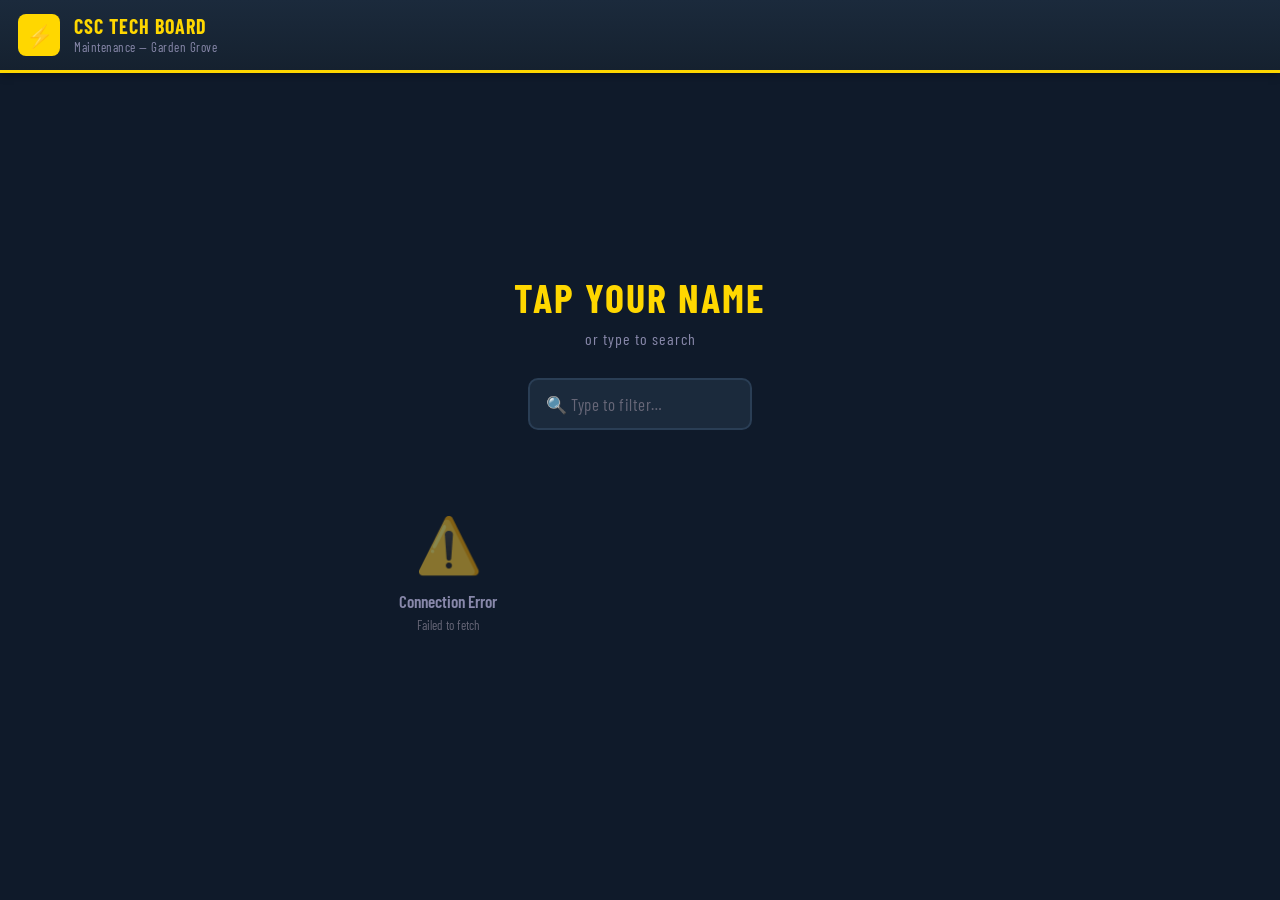
<file: index.html>
<!DOCTYPE html>
<html>
<head>
<meta charset="UTF-8">
<meta http-equiv="refresh" content="0; url=board.html">
<title>Redirecting…</title>
</head>
<body>
<p>Redirecting to <a href="board.html">board.html</a>…</p>
<script>window.location.replace('board.html');</script>
</body>
</html>
</file>
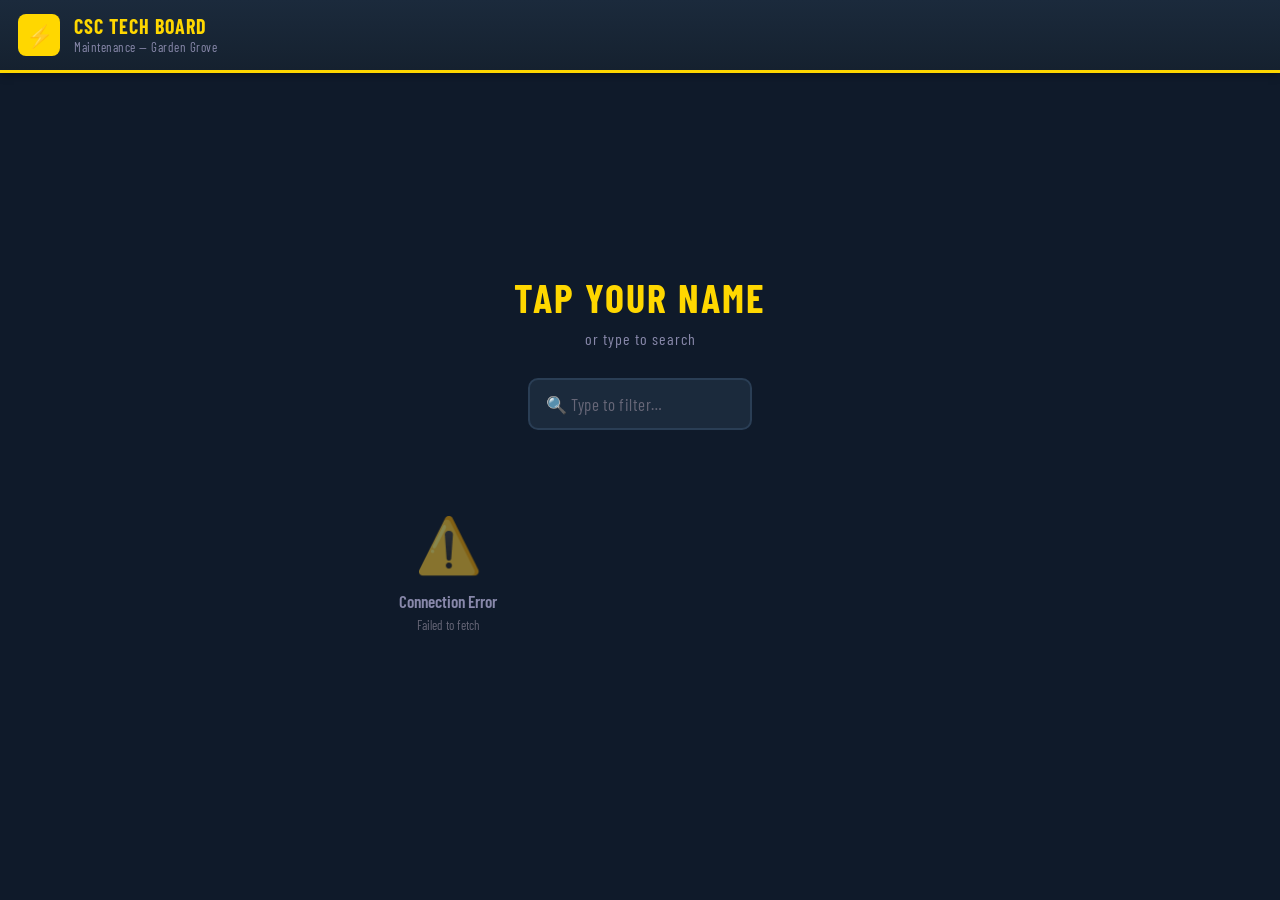
<file: board.html>
<!DOCTYPE html>
<html>
<head>
<meta charset="UTF-8">
<meta name="viewport" content="width=device-width, initial-scale=1">
<title>CSC Tech Work Board</title>
<link href="https://fonts.googleapis.com/css2?family=Barlow+Condensed:wght@400;500;600;700;800&display=swap" rel="stylesheet">
<link rel="stylesheet" href="shared/styles.css">
</head>

<script src="shared/config.js"></script>
<script src="shared/api.js"></script>

<body>

<div id="splashScreen">
  <div class="hdr">
    <div class="hdr-logo">⚡</div>
    <div>
      <div class="hdr-title">CSC TECH BOARD</div>
      <div class="hdr-sub">Maintenance — Garden Grove</div>
    </div>
  </div>
  <div class="splash">
    <div class="splash-title">TAP YOUR NAME</div>
    <div class="splash-sub">or type to search</div>

    <div class="tech-search-wrap">
      <input
        type="text"
        id="techSearch"
        class="tech-search"
        placeholder="🔍 Type to filter…"
        autocomplete="off"
        autocorrect="off"
        autocapitalize="off"
        spellcheck="false"
        oninput="filterTechTiles()">
      <button type="button" class="tech-search-clear" id="techSearchClear" onclick="clearTechSearch()" style="display:none">×</button>
    </div>

    <div class="tech-grid" id="techGrid">
      <div class="loading">Loading technicians…</div>
    </div>
  </div>
</div>

<!-- MAIN BOARD -->
<div id="boardScreen" style="display:none">
  <div class="hdr">
    <div class="hdr-logo">⚡</div>
    <div>
      <div class="hdr-title">CSC TECH BOARD</div>
      <div class="hdr-sub" id="hdrDate"></div>
    </div>
    <div class="hdr-tech">
      <div class="tech-chip">
        <div class="tech-chip-ini" id="techIni">—</div>
        <span id="techNameDisplay">—</span>
      </div>
      <button class="btn-switch" onclick="switchTech()">SWITCH</button>
    </div>
  </div>

  <div class="tab-bar">
    <button class="tab active" data-tab="mine" onclick="switchTab('mine')">My Tickets <span class="tab-count" id="cntMine">0</span></button>
    <button class="tab" data-tab="pool" onclick="switchTab('pool')">My Dept Pool <span class="tab-count" id="cntPool">0</span></button>
  </div>

  <div class="body" id="bodyContent">
    <div class="loading">Loading tickets…</div>
  </div>

  <button class="fab" onclick="loadData()" title="Refresh">🔄</button>
</div>

<script>
var ALL_TICKETS = [];
var TECH_LIST   = [];
var TECH_DEPTS  = {};           // { "Anthony Gonzalez": "METALS", ... }
var SELECTED_TECH = '';
var SELECTED_DEPTS = [];     // array of departments the current tech covers
var CURRENT_TAB = 'mine';
  
window.onload = function() {
  try { SELECTED_TECH = localStorage.getItem('csc_tech_name') || ''; } catch(e) {}
  loadData();
};

async function loadData() {
  try {
    const d = await CSC_API.getBoard();
    ALL_TICKETS = d.tickets || [];
    TECH_DEPTS  = d.techDepartments || {};
    var seen = {}, fromTickets = [];
    ALL_TICKETS.forEach(function(t) {
      if (t.assignedTo && !seen[t.assignedTo]) { seen[t.assignedTo] = true; fromTickets.push(t.assignedTo); }
    });
    TECH_LIST = (d.technicians && d.technicians.length) ? d.technicians : fromTickets;
    if (SELECTED_TECH && TECH_LIST.indexOf(SELECTED_TECH) >= 0) {
      SELECTED_DEPTS = TECH_DEPTS[SELECTED_TECH] || [];
      showBoard();
    } else {
      showSplash();
    }
  } catch(e) {
    document.getElementById('techGrid').innerHTML =
      '<div class="empty"><div class="empty-ico">⚠️</div><div class="empty-msg">Connection Error</div><div class="empty-sub">' + escHtml(e.message) + '</div></div>';
  }
}

function showSplash() {
  document.getElementById('splashScreen').style.display = '';
  document.getElementById('boardScreen').style.display = 'none';
  var grid = document.getElementById('techGrid');
  if (!TECH_LIST.length) {
    grid.innerHTML = '<div class="empty"><div class="empty-ico">👷</div><div class="empty-msg">No technicians configured</div><div class="empty-sub">Add names to the Data Lists sheet under "Technicians"</div></div>';
    return;
  }
  grid.innerHTML = TECH_LIST.sort().map(function(t) {
    return '<button class="tech-tile" data-name="' + escAttr(t.toLowerCase()) + '" onclick="pickTech(\'' + escAttr(t) + '\')">' +
             '<div class="tech-tile-ini">' + escHtml(initials(t)) + '</div>' +
             '<div class="tech-tile-name">' + escHtml(t) + '</div>' +
           '</button>';
  }).join('');

  // Reset filter on each splash render
  var searchEl = document.getElementById('techSearch');
  if (searchEl) { searchEl.value = ''; searchEl.focus(); }
  var clearBtn = document.getElementById('techSearchClear');
  if (clearBtn) clearBtn.style.display = 'none';
}

function filterTechTiles() {
  var q = (document.getElementById('techSearch').value || '').trim().toLowerCase();
  var clearBtn = document.getElementById('techSearchClear');
  clearBtn.style.display = q ? 'flex' : 'none';

  var tiles = document.querySelectorAll('.tech-tile');
  tiles.forEach(function(tile) {
    var name = tile.dataset.name || '';
    // Match if the query appears anywhere in the name, OR matches initials
    var matches = !q || name.indexOf(q) >= 0;
    tile.classList.toggle('hidden', !matches);
  });
}

function clearTechSearch() {
  var searchEl = document.getElementById('techSearch');
  searchEl.value = '';
  searchEl.focus();
  filterTechTiles();
}  

function pickTech(name) {
  SELECTED_TECH = name;
  SELECTED_DEPTS = TECH_DEPTS[name] || [];
  try { localStorage.setItem('csc_tech_name', name); } catch(e) {}
  showBoard();
}

function switchTech() {
  SELECTED_TECH = '';
  SELECTED_DEPTS = [];
  try { localStorage.removeItem('csc_tech_name'); } catch(e) {}
  showSplash();
}

function showBoard() {
  document.getElementById('splashScreen').style.display = 'none';
  document.getElementById('boardScreen').style.display = '';
  document.getElementById('techNameDisplay').textContent = SELECTED_TECH;
  document.getElementById('techIni').textContent = initials(SELECTED_TECH);
  var deptLabel = SELECTED_DEPTS.length ? ' • ' + SELECTED_DEPTS.join(' / ') : '';
  document.getElementById('hdrDate').textContent =
    new Date().toLocaleDateString('en-US', { weekday:'short', month:'short', day:'numeric' }) + deptLabel;
  renderTabs();
  renderBody();
}
  
function switchTab(tab) {
  CURRENT_TAB = tab;
  document.querySelectorAll('.tab').forEach(function(t) {
    t.classList.toggle('active', t.dataset.tab === tab);
  });
  renderBody();
}

function isActive(t) {
  var s = String(t.status || '').toUpperCase();
  return s !== 'CLOSED' && s !== 'COMPLETE';
}

function renderTabs() {
  var active = ALL_TICKETS.filter(isActive);
  var mine = active.filter(function(t) { return t.assignedTo === SELECTED_TECH; });
  var pool = active.filter(isInMyPool);
  document.getElementById('cntMine').textContent = mine.length;
  document.getElementById('cntPool').textContent = pool.length;
}

function isInMyPool(t) {
  // Must be unassigned
  if (t.assignedTo && t.assignedTo.trim()) return false;
  // If we don't know the tech's dept, show all unassigned
  if (!SELECTED_DEPTS.length) return true;
  // Otherwise must match one of the tech's departments
  var ticketDept = String(t.dept || '').trim().toUpperCase();
  return SELECTED_DEPTS.indexOf(ticketDept) >= 0;
}

function renderBody() {
  var body = document.getElementById('bodyContent');
  var today = new Date(); today.setHours(0, 0, 0, 0);
  var active = ALL_TICKETS.filter(isActive);

  if (CURRENT_TAB === 'mine') {
    var mine = active.filter(function(t) { return t.assignedTo === SELECTED_TECH; });
    mine.sort(byPriority);
    body.innerHTML = mine.length === 0
      ? emptyState('🎯', 'No tickets assigned to you', 'Check the Pool tab to pick up new work')
      : '<div class="tkt-list">' + mine.map(function(t) { return renderRow(t, today); }).join('') + '</div>';
  } else {
    // Pool tab — filtered to the tech's department(s)
    var pool = active.filter(isInMyPool);
    pool.sort(byPriority);
    var deptName = SELECTED_DEPTS.length ? SELECTED_DEPTS.join(' / ') : 'your department';
    body.innerHTML = pool.length === 0
      ? emptyState('📥', 'No tickets in ' + deptName, 'Nothing waiting right now')
      : pool.map(function(t) { return renderCard(t, today); }).join('');
  }
}

async function pickUpTicket(ticketNo) {
  try {
    var r = await CSC_API.assignTicket({ ticketNo: ticketNo, tech: SELECTED_TECH });
    if (r.success) {
      await loadData();
      switchTab('mine');
    } else {
      alert('Could not pick up ticket: ' + (r.error || 'Unknown error'));
    }
  } catch(e) {
    alert('Error: ' + e.message);
  }
}

function renderCard(t, today) {
  var p = (t.priority || 'MEDIUM').toLowerCase();
  var age = ageInfo(t.dateOpened, today);
  return '<div class="tkt-card p-' + p + '" onclick="pickUpTicket(\'' + escAttr(t.ticketNo) + '\')">' +
    '<div class="tkt-top">' +
      '<div><span class="tkt-pri p-' + p + '">' + escHtml(t.priority || '—') + '</span><span class="tkt-no">' + escHtml(t.ticketNo || '—') + '</span></div>' +
      '<div class="tkt-age ' + age.cls + '">' + age.text + '</div>' +
    '</div>' +
    '<div class="tkt-equip">' + escHtml(t.specificEquip || t.equipType || '—') + '</div>' +
    '<div class="tkt-dept">' + escHtml(t.dept || '') + (t.line ? ' • Line ' + escHtml(t.line) : '') + '</div>' +
    (t.description ? '<div class="tkt-desc">' + escHtml(truncate(t.description, 200)) + '</div>' : '') +
    '<div class="tkt-meta">' +
      (t.problemType ? '<div class="tkt-meta-item"><span class="tkt-meta-lbl">Type:</span><span class="tkt-meta-val">' + escHtml(t.problemType) + '</span></div>' : '') +
      (t.estHours ? '<div class="tkt-meta-item"><span class="tkt-meta-lbl">Est:</span><span class="tkt-meta-val">' + escHtml(t.estHours) + ' hr</span></div>' : '') +
    '</div>' +
    '<div class="tkt-action">✋ TAP TO PICK UP</div>' +
  '</div>';
}

function renderRow(t, today) {
  var p = (t.priority || 'MEDIUM').toLowerCase();
  var s = String(t.status || 'OPEN').toUpperCase().replace(/\s+/g, '-').toLowerCase().split('-')[0];
  var age = ageInfo(t.dateOpened, today);
  var priLabel = (t.priority || 'MED').substring(0, 4);
  return '<div class="tkt-row p-' + p + '" onclick="openUpdate(\'' + escAttr(t.ticketNo) + '\')">' +
    '<div class="tkt-row-pri-dot">' + escHtml(priLabel) + '</div>' +
    '<div class="tkt-row-body">' +
      '<div class="tkt-row-top">' +
        '<span class="tkt-row-no">' + escHtml(t.ticketNo || '—') + '</span>' +
        '<span class="tkt-row-status s-' + s + '">' + escHtml(t.status || 'OPEN') + '</span>' +
        '<span class="tkt-age ' + age.cls + '" style="margin-left:auto;font-size:11px">' + age.text + '</span>' +
      '</div>' +
      '<div class="tkt-row-equip">' + escHtml(t.specificEquip || t.equipType || '—') + '</div>' +
      '<div class="tkt-row-meta">' + escHtml(t.dept || '') + (t.line ? ' • Line ' + escHtml(t.line) : '') + (t.problemType ? ' • ' + escHtml(t.problemType) : '') + '</div>' +
    '</div>' +
    '<div class="tkt-row-arrow">›</div>' +
  '</div>';
}

function openUpdate(ticketNo) {
  // Navigate to update page with ticket # and tech in URL
  var url = 'update.html?ticket=' + encodeURIComponent(ticketNo) + '&tech=' + encodeURIComponent(SELECTED_TECH);
  window.location.href = url;
}

function byPriority(a, b) {
  var o = { CRITICAL:0, HIGH:1, MEDIUM:2, LOW:3 };
  return (o[a.priority] || 3) - (o[b.priority] || 3);
}

function ageInfo(dateOpened, today) {
  if (!dateOpened) return { text:'—', cls:'' };
  var d = new Date(dateOpened);
  if (isNaN(d)) return { text:'—', cls:'' };
  var days = Math.floor((today - d) / 86400000);
  if (days < 0) days = 0;
  if (days === 0) return { text:'today', cls:'' };
  if (days === 1) return { text:'1 day', cls:'' };
  if (days <= 7)  return { text:days + ' days', cls:'' };
  if (days <= 14) return { text:days + ' days', cls:'warn' };
  return { text:days + ' days', cls:'crit' };
}

function initials(name) {
  var parts = String(name || '').trim().split(/\s+/);
  return ((parts[0][0] || '') + (parts[1] ? parts[1][0] : '')).toUpperCase();
}

function truncate(s, n) {
  s = String(s || '');
  return s.length > n ? s.substring(0, n) + '…' : s;
}

function emptyState(ico, msg, sub) {
  return '<div class="empty"><div class="empty-ico">' + ico + '</div><div class="empty-msg">' + escHtml(msg) + '</div><div class="empty-sub">' + escHtml(sub) + '</div></div>';
}

function escHtml(v) {
  var d = document.createElement('span');
  d.textContent = String(v == null ? '' : v);
  return d.innerHTML;
}

function escAttr(v) {
  return String(v || '').replace(/'/g, "\\'").replace(/"/g, '&quot;');
}

// Auto-refresh every 60 seconds — no more stale ticket lists
setInterval(function() {
  if (document.getElementById('boardScreen').style.display !== 'none') {
    loadData();
  }
}, 60000);
</script>

</body>
</html>
</file>
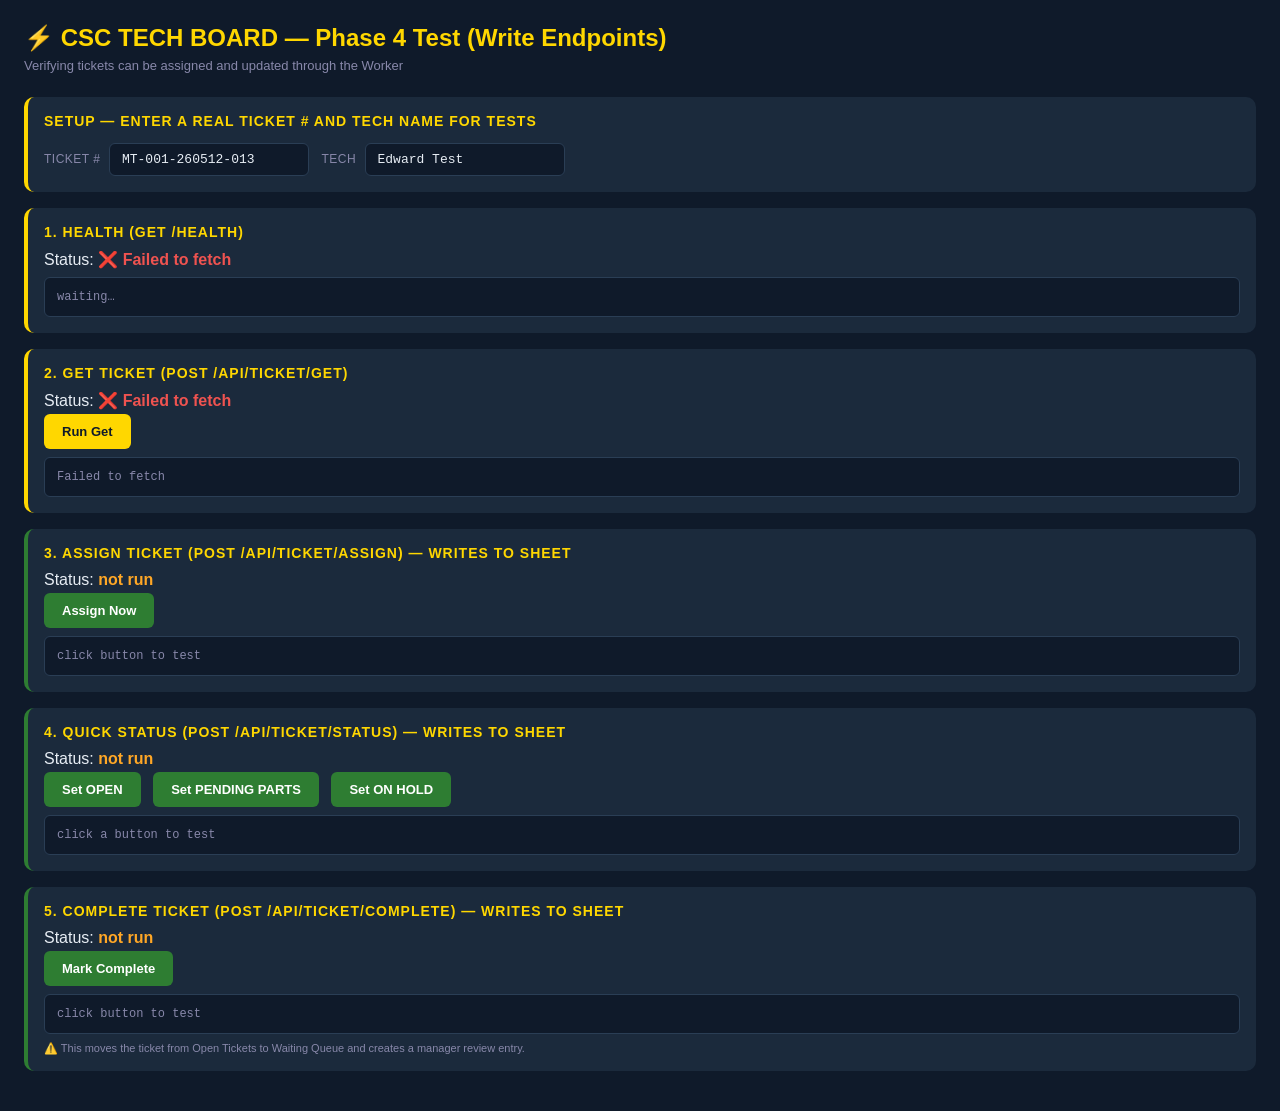
<file: test.html>
<!DOCTYPE html>
<html>
<head>
<meta charset="UTF-8">
<meta name="viewport" content="width=device-width, initial-scale=1">
<title>CSC Tech Board — Phase 4 Test</title>
<style>
*{box-sizing:border-box;margin:0;padding:0;font-family:Arial,sans-serif}
body{background:#0F1A2A;color:#E8EEF5;padding:24px;min-height:100vh}
h1{color:#FFD700;margin-bottom:6px;font-size:24px}
.sub{color:#88A;margin-bottom:24px;font-size:13px}
.section{background:#1B2A3C;border-radius:10px;padding:16px;margin-bottom:16px;border-left:4px solid #FFD700}
.section h2{font-size:14px;color:#FFD700;margin-bottom:10px;text-transform:uppercase;letter-spacing:1px}
.status-ok{color:#66BB6A;font-weight:bold}
.status-err{color:#EF5350;font-weight:bold}
.status-pending{color:#FFA726;font-weight:bold}
.btn{background:#FFD700;color:#0F1A2A;padding:10px 18px;border:none;border-radius:6px;font-weight:bold;cursor:pointer;font-size:13px;margin-right:8px;margin-top:4px}
.btn:hover{background:#FFC107}
.btn-write{background:#2E7D32;color:#fff}
.btn-write:hover{background:#388E3C}
.code{background:#0F1A2A;padding:12px;border-radius:6px;font-family:'Courier New',monospace;font-size:12px;color:#88A;margin-top:8px;white-space:pre-wrap;word-break:break-all;border:1px solid #2A3E55;max-height:300px;overflow:auto}
input{background:#0F1A2A;color:#E8EEF5;border:1.5px solid #2A3E55;padding:8px 12px;border-radius:6px;font-family:monospace;font-size:13px;margin-right:8px;margin-top:4px;min-width:200px}
input:focus{outline:none;border-color:#FFD700}
label{display:inline-block;font-size:12px;color:#88A;margin-right:4px;text-transform:uppercase;letter-spacing:.5px}
</style>
</head>

<script src="shared/config.js"></script>
<script src="shared/api.js"></script>

<body>

<h1>⚡ CSC TECH BOARD — Phase 4 Test (Write Endpoints)</h1>
<div class="sub">Verifying tickets can be assigned and updated through the Worker</div>

<div class="section">
  <h2>Setup — Enter a real ticket # and tech name for tests</h2>
  <div>
    <label>Ticket #</label>
    <input type="text" id="testTicketNo" value="MT-001-260512-013">
    <label>Tech</label>
    <input type="text" id="testTech" value="Edward Test">
  </div>
</div>

<div class="section">
  <h2>1. Health (GET /health)</h2>
  <div>Status: <span id="healthStatus" class="status-pending">pending…</span></div>
  <div class="code" id="healthResult">waiting…</div>
</div>

<div class="section">
  <h2>2. Get Ticket (POST /api/ticket/get)</h2>
  <div>Status: <span id="getStatus" class="status-pending">pending…</span></div>
  <button class="btn" onclick="testGet()">Run Get</button>
  <div class="code" id="getResult">waiting…</div>
</div>

<div class="section" style="border-left-color:#2E7D32">
  <h2>3. Assign Ticket (POST /api/ticket/assign) — WRITES to sheet</h2>
  <div>Status: <span id="assignStatus" class="status-pending">not run</span></div>
  <button class="btn btn-write" onclick="testAssign()">Assign Now</button>
  <div class="code" id="assignResult">click button to test</div>
</div>

<div class="section" style="border-left-color:#2E7D32">
  <h2>4. Quick Status (POST /api/ticket/status) — WRITES to sheet</h2>
  <div>Status: <span id="statusStatus" class="status-pending">not run</span></div>
  <button class="btn btn-write" onclick="testStatus('OPEN')">Set OPEN</button>
  <button class="btn btn-write" onclick="testStatus('PENDING PARTS')">Set PENDING PARTS</button>
  <button class="btn btn-write" onclick="testStatus('ON HOLD')">Set ON HOLD</button>
  <div class="code" id="statusResult">click a button to test</div>
</div>

<div class="section" style="border-left-color:#2E7D32">
  <h2>5. Complete Ticket (POST /api/ticket/complete) — WRITES to sheet</h2>
  <div>Status: <span id="completeStatus" class="status-pending">not run</span></div>
  <button class="btn btn-write" onclick="testComplete()">Mark Complete</button>
  <div class="code" id="completeResult">click button to test</div>
  <div style="font-size:11px;color:#88A;margin-top:8px">⚠️ This moves the ticket from Open Tickets to Waiting Queue and creates a manager review entry.</div>
</div>

<script>
window.onload = async function() {
  await testHealth();
  await testGet();
};

async function testHealth() {
  setStatus('healthStatus', 'pending');
  try {
    const data = await CSC_API.health();
    setStatus('healthStatus', 'ok', '✅ phase ' + data.phase);
    document.getElementById('healthResult').textContent = JSON.stringify(data, null, 2);
  } catch(e) {
    setStatus('healthStatus', 'err', '❌ ' + e.message);
  }
}

async function testGet() {
  setStatus('getStatus', 'pending');
  const ticketNo = document.getElementById('testTicketNo').value.trim();
  try {
    const data = await CSC_API.getTicket(ticketNo);
    setStatus('getStatus', data.success ? 'ok' : 'err', data.success ? '✅ OK' : '❌ ' + data.error);
    document.getElementById('getResult').textContent = JSON.stringify(data, null, 2);
  } catch(e) {
    setStatus('getStatus', 'err', '❌ ' + e.message);
    document.getElementById('getResult').textContent = e.message;
  }
}

async function testAssign() {
  setStatus('assignStatus', 'pending');
  const ticketNo = document.getElementById('testTicketNo').value.trim();
  const tech = document.getElementById('testTech').value.trim();
  try {
    const data = await CSC_API.assignTicket({ ticketNo, tech });
    setStatus('assignStatus', data.success ? 'ok' : 'err', data.success ? '✅ Assigned to ' + tech : '❌ ' + data.error);
    document.getElementById('assignResult').textContent = JSON.stringify(data, null, 2);
  } catch(e) {
    setStatus('assignStatus', 'err', '❌ ' + e.message);
  }
}

async function testStatus(newStatus) {
  setStatus('statusStatus', 'pending');
  const ticketNo = document.getElementById('testTicketNo').value.trim();
  const tech = document.getElementById('testTech').value.trim();
  try {
    const data = await CSC_API.quickStatus({ ticketNo, newStatus, tech });
    setStatus('statusStatus', data.success ? 'ok' : 'err', data.success ? '✅ Status: ' + newStatus : '❌ ' + data.error);
    document.getElementById('statusResult').textContent = JSON.stringify(data, null, 2);
  } catch(e) {
    setStatus('statusStatus', 'err', '❌ ' + e.message);
  }
}

async function testComplete() {
  setStatus('completeStatus', 'pending');
  const ticketNo = document.getElementById('testTicketNo').value.trim();
  const tech = document.getElementById('testTech').value.trim();
  if (!confirm('Mark ' + ticketNo + ' as COMPLETE? This will move it from Open Tickets to Waiting Queue.')) {
    setStatus('completeStatus', 'pending', 'cancelled');
    return;
  }
  try {
    const data = await CSC_API.completeTicket({
      ticketNo, tech,
      newStatus: 'COMPLETE',
      actualHours: 1.5,
      fixType: 'Permanent',
      correctiveAction: 'Phase 4 test — replace this with real corrective action',
      rootCause: 'Phase 4 test root cause',
      workSummary: 'Phase 4 test work summary',
      tempFixFlag: false,
      partsNeeded: false,
      notes: 'Submitted via Phase 4 test page'
    });
    setStatus('completeStatus', data.success ? 'ok' : 'err', data.success ? '✅ Submitted for review' : '❌ ' + data.error);
    document.getElementById('completeResult').textContent = JSON.stringify(data, null, 2);
  } catch(e) {
    setStatus('completeStatus', 'err', '❌ ' + e.message);
  }
}

function setStatus(id, cls, text) {
  const el = document.getElementById(id);
  el.className = 'status-' + cls;
  el.textContent = text || (cls === 'pending' ? 'pending…' : cls);
}
</script>

</body>
</html>
</file>
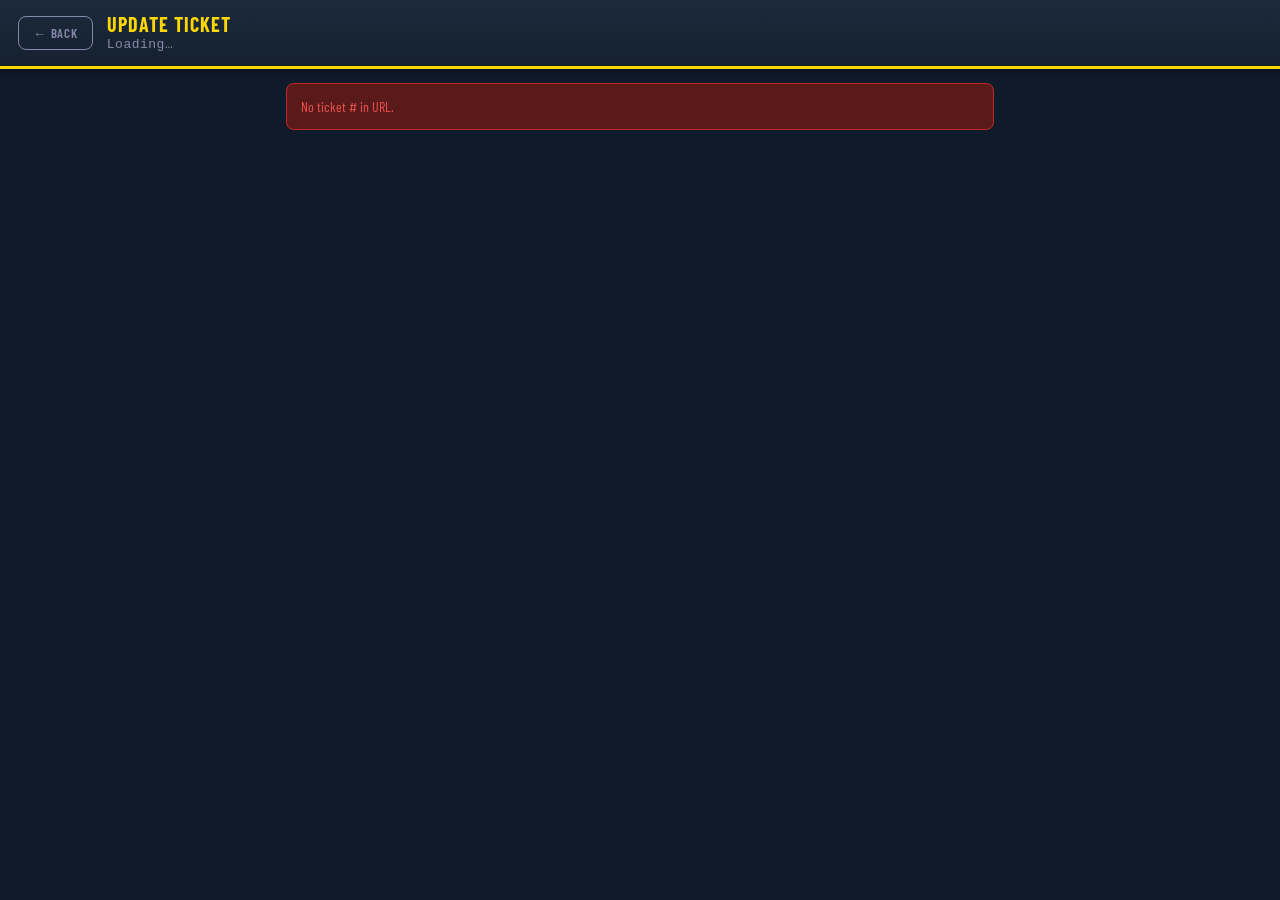
<file: update.html>
<!DOCTYPE html>
<html>
<head>
<meta charset="UTF-8">
<meta name="viewport" content="width=device-width, initial-scale=1">
<title>Update Ticket — CSC Tech Board</title>
<link href="https://fonts.googleapis.com/css2?family=Barlow+Condensed:wght@400;500;600;700;800&display=swap" rel="stylesheet">
<link rel="stylesheet" href="shared/styles.css">
</head>

<script src="shared/config.js"></script>
<script src="shared/api.js"></script>

<body>

<div class="hdr">
  <button class="btn-back" onclick="goBack()">← BACK</button>
  <div style="flex:1">
    <div class="hdr-title">UPDATE TICKET</div>
    <div class="hdr-tno" id="hdrTno">Loading…</div>
  </div>
</div>

<div class="progress" id="progress" style="display:none">
  <div class="prog-dot" data-step="1"></div>
  <div class="prog-dot" data-step="2"></div>
  <div class="prog-dot" data-step="3"></div>
</div>

<div class="body" id="body" style="padding:14px 16px 100px;max-width:740px;margin:0 auto">
  <div class="loading">Loading ticket…</div>
</div>

<div class="overlay" id="overlay">
  <div class="modal">
    <div class="modal-ico" id="modalIco">✅</div>
    <div class="modal-msg" id="modalMsg">Saved!</div>
    <div class="modal-sub" id="modalSub"></div>
    <button class="modal-btn" onclick="goBack()">BACK TO BOARD</button>
  </div>
</div>
  
<div class="overlay" id="confirmOverlay">
  <div class="modal">
    <div class="modal-ico">❓</div>
    <div class="modal-msg" id="confirmMsg">Are you sure?</div>
    <div class="modal-sub" id="confirmSub"></div>
    <div style="display:flex;gap:10px;margin-top:6px">
      <button class="modal-btn" id="confirmNo"  style="background:#2A3E55;color:#E8EEF5">CANCEL</button>
      <button class="modal-btn" id="confirmYes" style="background:#FFD700;color:#0F1A2A">CONFIRM</button>
    </div>
  </div>
</div>

<script>
var TICKET_NO = '';
var TICKET = null;
var TECH = '';
var STEP = 0;
var FORM_DATA = {
  actualHours:'', fixType:'', correctiveAction:'', rootCause:'', workSummary:'',
  tempFix:false, partsNeeded:false, partsStatus:'', notes:''
};

window.onload = function() {
  var params = new URLSearchParams(window.location.search);
  TICKET_NO = (params.get('ticket') || '').trim().replace(/^["'](.*)["']$/, '$1').trim().toUpperCase();
  TECH = params.get('tech') || '';
  try { if (!TECH) TECH = localStorage.getItem('csc_tech_name') || ''; } catch(e) {}
  if (!TICKET_NO) {
    document.getElementById('body').innerHTML = '<div class="err-banner">No ticket # in URL.</div>';
    return;
  }
  loadTicket();
};

async function loadTicket() {
  try {
    const r = await CSC_API.getTicket(TICKET_NO);
    if (!r.success) {
      document.getElementById('body').innerHTML = '<div class="err-banner">' + escHtml(r.error) + '</div>';
      return;
    }
    TICKET = r;
    renderInitial();
  } catch(e) {
    document.getElementById('body').innerHTML = '<div class="err-banner">' + escHtml(e.message) + '</div>';
  }
}

function renderInitial() {
  document.getElementById('hdrTno').textContent = TICKET.ticketNo;
  STEP = 0;
  document.getElementById('progress').style.display = 'none';
  var foot = document.getElementById('foot'); if (foot) foot.remove();
  var p = (TICKET.priority || 'MEDIUM').toLowerCase();
  document.getElementById('body').innerHTML =
    '<div class="info-card">' +
      '<div class="info-top">' +
        '<span class="info-pri p-' + p + '">' + escHtml(TICKET.priority || '—') + '</span>' +
        '<span class="info-status">' + escHtml(TICKET.status || 'OPEN') + '</span>' +
      '</div>' +
      '<div class="info-equip">' + escHtml(TICKET.specificEquip || TICKET.equipType || '—') + '</div>' +
      '<div class="info-dept">' + escHtml(TICKET.dept || '') + (TICKET.lineNo ? ' • Line ' + escHtml(TICKET.lineNo) : '') + (TICKET.equipCode ? ' • ' + escHtml(TICKET.equipCode) : '') + '</div>' +
      (TICKET.description ? '<div class="info-desc"><div class="info-desc-lbl">Problem</div>' + escHtml(TICKET.description) + '</div>' : '') +
    '</div>' +
    '<div>' +
      '<div class="step-title">QUICK STATUS</div>' +
      '<div class="step-sub">Tap to update — or scroll down to complete</div>' +
      '<div class="quick-grid">' +
        '<button class="quick-btn q-pending" onclick="doQuick(\'PENDING PARTS\')" style="grid-column:span 2">🔩 PENDING PARTS</button>' +
        '<button class="quick-btn q-complete" onclick="startCompleteFlow()">✅ COMPLETE &amp; SUBMIT REPORT</button>' +
      '</div>' +
    '</div>';
}

function startCompleteFlow() { STEP = 1; document.getElementById('progress').style.display = ''; renderStep(); }

function renderStep() {
  document.querySelectorAll('.prog-dot').forEach(function(d) {
    var n = parseInt(d.dataset.step, 10);
    d.classList.toggle('active', n === STEP);
    d.classList.toggle('done', n < STEP);
  });

  var p = (TICKET.priority || 'MEDIUM').toLowerCase();
  var infoCard =
    '<div class="info-card">' +
      '<div class="info-top">' +
        '<span class="info-pri p-' + p + '">' + escHtml(TICKET.priority || '—') + '</span>' +
        '<span class="info-status">' + escHtml(TICKET.status || 'OPEN') + '</span>' +
      '</div>' +
      '<div class="info-equip">' + escHtml(TICKET.specificEquip || TICKET.equipType || '—') + '</div>' +
      '<div class="info-dept">' + escHtml(TICKET.dept || '') + (TICKET.lineNo ? ' • Line ' + escHtml(TICKET.lineNo) : '') + '</div>' +
      (TICKET.description ? '<div class="info-desc"><div class="info-desc-lbl">Problem</div>' + escHtml(TICKET.description) + '</div>' : '') +
    '</div>';

  if (STEP === 1) {
    document.getElementById('body').innerHTML = infoCard + renderStep1();
  } else if (STEP === 2) {
    document.getElementById('body').innerHTML = infoCard + renderStep2();
  } else if (STEP === 3) {
    document.getElementById('body').innerHTML = infoCard + renderStep3();
  }
  renderFoot();
}

function renderStep1() {
  var fixOpts = ['', 'Permanent', 'Temporary'].map(function(v) {
    return '<option value="' + escAttr(v) + '"' + (v === FORM_DATA.fixType ? ' selected' : '') + '>' + (v || '—') + '</option>';
  }).join('');

  return '<div>' +
    '<div class="step-title">STEP 1 — WHAT YOU DID</div>' +
    '<div class="step-sub">Tell us about the repair</div>' +
    '<div class="row2">' +
      '<div class="field"><label class="field-lbl">Actual Hours</label>' +
        '<input class="field-input" type="number" step="0.25" min="0" id="actualHours" placeholder="e.g. 2.5" value="' + escAttr(FORM_DATA.actualHours) + '"></div>' +
      '<div class="field"><label class="field-lbl">Fix Type</label>' +
        '<select class="field-select" id="fixType">' + fixOpts + '</select></div>' +
    '</div>' +
    '<div class="field"><label class="field-lbl">Corrective Action *</label>' +
      '<textarea class="field-textarea" id="correctiveAction" placeholder="What did you fix or replace?">' + escHtml(FORM_DATA.correctiveAction) + '</textarea></div>' +
    '<div class="field"><label class="field-lbl">Root Cause (optional)</label>' +
      '<textarea class="field-textarea" id="rootCause" placeholder="Why did this happen?">' + escHtml(FORM_DATA.rootCause) + '</textarea></div>' +
    '<div class="chk-row ' + (FORM_DATA.tempFix ? 'checked' : '') + '" onclick="toggleChk(\'tempFix\')">' +
      '<div class="chk-box">' + (FORM_DATA.tempFix ? '✓' : '') + '</div>' +
      '<div class="chk-lbl">⚠️ This is a temporary fix — needs follow-up monitoring</div>' +
    '</div>' +
    '<div class="chk-row ' + (FORM_DATA.partsNeeded ? 'checked' : '') + '" onclick="toggleChk(\'partsNeeded\')">' +
      '<div class="chk-box">' + (FORM_DATA.partsNeeded ? '✓' : '') + '</div>' +
      '<div class="chk-lbl">🔩 Parts still needed for permanent fix</div>' +
    '</div>' +
    '<div class="field" id="partsStatusWrap" style="display:' + (FORM_DATA.partsNeeded ? 'block' : 'none') + '">' +
      '<label class="field-lbl">Parts Status</label>' +
      '<select class="field-select" id="partsStatus">' +
        '<option value="">—</option>' +
        (TICKET.partsStatuses || []).map(function(s) {
          return '<option value="' + escAttr(s) + '"' + (s === FORM_DATA.partsStatus ? ' selected' : '') + '>' + escHtml(s) + '</option>';
        }).join('') +
      '</select>' +
    '</div>' +
  '</div>';
}

function renderStep2() {
  return '<div>' +
    '<div class="step-title">STEP 2 — DETAILS</div>' +
    '<div class="step-sub">Photos coming in Phase 5 — for now just add work notes</div>' +
    '<div class="field"><label class="field-lbl">Work Summary (optional)</label>' +
      '<textarea class="field-textarea" id="workSummary" placeholder="Additional details about the work">' + escHtml(FORM_DATA.workSummary) + '</textarea></div>' +
    '<div class="field"><label class="field-lbl">Notes for Manager (optional)</label>' +
      '<textarea class="field-textarea" id="notes" placeholder="Anything else the manager should know">' + escHtml(FORM_DATA.notes) + '</textarea></div>' +
  '</div>';
}

function renderStep3() {
  return '<div>' +
    '<div class="step-title">STEP 3 — REVIEW</div>' +
    '<div class="step-sub">Check it over, then submit for manager review</div>' +
    '<div class="info-card" style="border-left-color:#66BB6A">' +
      '<div class="review-row"><span class="review-lbl">Tech</span><span class="review-val">' + escHtml(TECH || '—') + '</span></div>' +
      '<div class="review-row"><span class="review-lbl">Actual Hours</span><span class="review-val">' + escHtml(FORM_DATA.actualHours || '—') + '</span></div>' +
      '<div class="review-row"><span class="review-lbl">Fix Type</span><span class="review-val">' + escHtml(FORM_DATA.fixType || '—') + '</span></div>' +
      '<div class="review-row"><span class="review-lbl">Temp Fix</span><span class="review-val">' + (FORM_DATA.tempFix ? 'YES' : 'No') + '</span></div>' +
      '<div class="review-row"><span class="review-lbl">Parts Still Needed</span><span class="review-val">' + (FORM_DATA.partsNeeded ? (FORM_DATA.partsStatus || 'YES') : 'No') + '</span></div>' +
      '<div class="review-row" style="flex-direction:column"><span class="review-lbl">Corrective Action</span><span class="review-val long">' + escHtml(FORM_DATA.correctiveAction || '—') + '</span></div>' +
      (FORM_DATA.rootCause   ? '<div class="review-row" style="flex-direction:column"><span class="review-lbl">Root Cause</span><span class="review-val long">' + escHtml(FORM_DATA.rootCause) + '</span></div>' : '') +
      (FORM_DATA.workSummary ? '<div class="review-row" style="flex-direction:column"><span class="review-lbl">Summary</span><span class="review-val long">' + escHtml(FORM_DATA.workSummary) + '</span></div>' : '') +
      (FORM_DATA.notes       ? '<div class="review-row" style="flex-direction:column"><span class="review-lbl">Notes</span><span class="review-val long">' + escHtml(FORM_DATA.notes) + '</span></div>' : '') +
    '</div>' +
    '<div style="text-align:center;padding:14px;background:rgba(102,187,106,.1);border:1px solid #66BB6A;border-radius:10px;color:#66BB6A;font-size:13px;letter-spacing:.8px">Manager will verify before final close</div>' +
  '</div>';
}

function renderFoot() {
  var oldFoot = document.getElementById('foot');
  if (oldFoot) oldFoot.remove();
  if (STEP === 0) return;
  var foot = document.createElement('div');
  foot.className = 'foot';
  foot.id = 'foot';
  if (STEP === 1) {
    foot.innerHTML = '<button class="btn-nav btn-prev" onclick="cancelFlow()">CANCEL</button>' +
                     '<button class="btn-nav btn-next" onclick="goStep(2)">NEXT →</button>';
  } else if (STEP === 2) {
    foot.innerHTML = '<button class="btn-nav btn-prev" onclick="goStep(1)">← BACK</button>' +
                     '<button class="btn-nav btn-next" onclick="goStep(3)">REVIEW →</button>';
  } else if (STEP === 3) {
    foot.innerHTML = '<button class="btn-nav btn-prev" onclick="goStep(2)">← BACK</button>' +
                     '<button class="btn-nav btn-submit" onclick="submitFinal()">✅ SUBMIT</button>';
  }
  document.body.appendChild(foot);
}

function goStep(target) {
  if (STEP === 1 && target === 2) {
    FORM_DATA.actualHours      = document.getElementById('actualHours').value.trim();
    FORM_DATA.fixType          = document.getElementById('fixType').value;
    FORM_DATA.correctiveAction = document.getElementById('correctiveAction').value.trim();
    FORM_DATA.rootCause        = document.getElementById('rootCause').value.trim();
  if (!FORM_DATA.correctiveAction) {
      alertDialog('Corrective action required', 'Please describe the corrective action before continuing.');
      return;
    }
    if (FORM_DATA.partsNeeded) FORM_DATA.partsStatus = document.getElementById('partsStatus').value;
  } else if (STEP === 2 && target === 3) {
    FORM_DATA.workSummary = document.getElementById('workSummary').value.trim();
    FORM_DATA.notes       = document.getElementById('notes').value.trim();
  }
  STEP = target;
  renderStep();
  window.scrollTo({ top: 0, behavior: 'smooth' });
}

function cancelFlow() {
  confirmDialog(
    'Cancel and lose your progress?',
    '',
    function() {
      STEP = 0;
      FORM_DATA = { actualHours:'', fixType:'', correctiveAction:'', rootCause:'', workSummary:'',
                    tempFix:false, partsNeeded:false, partsStatus:'', notes:'' };
      document.getElementById('progress').style.display = 'none';
      renderInitial();
    }
  );
}
  
function toggleChk(id) {
  if (id === 'tempFix') FORM_DATA.tempFix = !FORM_DATA.tempFix;
  if (id === 'partsNeeded') FORM_DATA.partsNeeded = !FORM_DATA.partsNeeded;
  var ah  = document.getElementById('actualHours');      if (ah)  FORM_DATA.actualHours      = ah.value;
  var ft  = document.getElementById('fixType');          if (ft)  FORM_DATA.fixType          = ft.value;
  var ca  = document.getElementById('correctiveAction'); if (ca)  FORM_DATA.correctiveAction = ca.value;
  var rc  = document.getElementById('rootCause');        if (rc)  FORM_DATA.rootCause        = rc.value;
  renderStep();
}

function doQuick(newStatus) {
  if (!TECH) { alertDialog('Tech name missing', 'Go back and pick your name first.'); return; }
  confirmDialog(
    'Set this ticket to ' + newStatus + '?',
    '',
    function() { doSubmitQuick(newStatus); }
  );
}

async function doSubmitQuick(newStatus) {
  showModal('⏳', 'UPDATING…', '');
  try {
    var r = await CSC_API.quickStatus({ ticketNo: TICKET_NO, newStatus: newStatus, tech: TECH });
    if (r.success) showModal('✅', 'STATUS UPDATED', 'Ticket is now ' + newStatus);
    else showModal('⚠️', 'ERROR', r.error);
  } catch(e) {
    showModal('⚠️', 'ERROR', e.message);
  }
}
function submitFinal() {
  if (!TECH) { alertDialog('Tech name missing'); return; }
  confirmDialog(
    'Submit this ticket as COMPLETE?',
    'Manager will verify before final close.',
    function() { doSubmitFinal(); }
  );
}

async function doSubmitFinal() {
  showModal('⏳', 'SUBMITTING…', 'Saving to tracker');
  try {
    var r = await CSC_API.completeTicket({
      ticketNo: TICKET_NO,
      tech: TECH,
      newStatus: 'COMPLETE',
      actualHours: FORM_DATA.actualHours,
      fixType: FORM_DATA.fixType,
      correctiveAction: FORM_DATA.correctiveAction,
      rootCause: FORM_DATA.rootCause,
      workSummary: FORM_DATA.workSummary,
      tempFixFlag: FORM_DATA.tempFix,
      partsNeeded: FORM_DATA.partsNeeded,
      partsStatus: FORM_DATA.partsStatus,
      notes: FORM_DATA.notes,
      lineNo: TICKET.lineNo
    });
    if (r.success) showModal('✅', 'SUBMITTED!', 'Sent to manager for review.');
    else showModal('⚠️', 'ERROR', r.error);
  } catch(e) {
    showModal('⚠️', 'ERROR', e.message);
  }
}

function showModal(ico, msg, sub) {
  // Defensive: if the modal HTML is missing, inject it
  var overlay = document.getElementById('overlay');
  if (!overlay) {
    var div = document.createElement('div');
    div.className = 'overlay';
    div.id = 'overlay';
    div.innerHTML =
      '<div class="modal">' +
        '<div class="modal-ico" id="modalIco">✅</div>' +
        '<div class="modal-msg" id="modalMsg">Saved!</div>' +
        '<div class="modal-sub" id="modalSub"></div>' +
        '<button class="modal-btn" onclick="goBack()">BACK TO BOARD</button>' +
      '</div>';
    document.body.appendChild(div);
    overlay = div;
  }
  var icoEl = document.getElementById('modalIco');
  var msgEl = document.getElementById('modalMsg');
  var subEl = document.getElementById('modalSub');
  if (icoEl) icoEl.textContent = ico;
  if (msgEl) msgEl.textContent = msg;
  if (subEl) subEl.textContent = sub || '';
  overlay.classList.add('show');
}
  
function goBack() {
  window.location.href = 'board.html';
}
  
function confirmDialog(msg, sub, onYes) {
  var overlay = document.getElementById('confirmOverlay');
  if (!overlay) {
    var div = document.createElement('div');
    div.className = 'overlay';
    div.id = 'confirmOverlay';
    div.innerHTML =
      '<div class="modal">' +
        '<div class="modal-ico">❓</div>' +
        '<div class="modal-msg" id="confirmMsg">Are you sure?</div>' +
        '<div class="modal-sub" id="confirmSub"></div>' +
        '<div style="display:flex;gap:10px;margin-top:6px">' +
          '<button class="modal-btn" id="confirmNo"  style="background:#2A3E55;color:#E8EEF5">CANCEL</button>' +
          '<button class="modal-btn" id="confirmYes" style="background:#FFD700;color:#0F1A2A">CONFIRM</button>' +
        '</div>' +
      '</div>';
    document.body.appendChild(div);
    overlay = div;
  }
  var msgEl = document.getElementById('confirmMsg');
  var subEl = document.getElementById('confirmSub');
  if (msgEl) msgEl.textContent = msg;
  if (subEl) subEl.textContent = sub || '';
  overlay.classList.add('show');

  var yesBtn = document.getElementById('confirmYes');
  var noBtn  = document.getElementById('confirmNo');
  if (!yesBtn || !noBtn) return;

  var yesClone = yesBtn.cloneNode(true);
  var noClone  = noBtn.cloneNode(true);
  yesBtn.parentNode.replaceChild(yesClone, yesBtn);
  noBtn.parentNode.replaceChild(noClone, noBtn);

  yesClone.onclick = function() {
    overlay.classList.remove('show');
    if (typeof onYes === 'function') onYes();
  };
  noClone.onclick = function() {
    overlay.classList.remove('show');
  };
}

function alertDialog(msg, sub) {
  // Reuse the result modal as a simple alert
  showModal('⚠️', msg, sub || '');
}
  
function escHtml(v) {
  var d = document.createElement('span');
  d.textContent = String(v == null ? '' : v);
  return d.innerHTML;
}

function escAttr(v) {
  return String(v || '').replace(/'/g, "\\'").replace(/"/g, '&quot;');
}
</script>

</body>
</html>
</file>
<file: shared/styles.css>
/* ═══════════════════════════════════════════════════════════════════════════
   CSC TECH WORK BOARD — Shared Styles
   Dark navy + gold, Barlow Condensed
   Used by both board.html and update.html
   ═══════════════════════════════════════════════════════════════════════════ */

*{box-sizing:border-box;margin:0;padding:0;-webkit-tap-highlight-color:transparent}
html,body{height:100%;background:#0F1A2A;color:#E8EEF5;font-family:'Barlow Condensed',Arial,sans-serif;font-size:16px;overflow-x:hidden}

/* ─── HEADER ─── */
.hdr{
  background:linear-gradient(180deg,#1B2A3C 0%,#15212F 100%);
  border-bottom:3px solid #FFD700;padding:14px 18px;
  display:flex;align-items:center;gap:14px;position:sticky;top:0;z-index:50;
  box-shadow:0 2px 8px rgba(0,0,0,.4);flex-wrap:wrap
}
.hdr > div:not(.hdr-logo):not(.hdr-tech){min-width:0;flex:1}
.hdr-title{overflow:hidden;text-overflow:ellipsis;white-space:nowrap}
.hdr-logo{
  width:42px;height:42px;background:#FFD700;border-radius:8px;
  display:flex;align-items:center;justify-content:center;
  font-size:22px;font-weight:bold;color:#0F1A2A;flex-shrink:0
}
.hdr-title{font-size:20px;font-weight:700;color:#FFD700;letter-spacing:1px;line-height:1}
.hdr-sub{font-size:13px;color:#88A;margin-top:3px;letter-spacing:.5px}
.hdr-tech{margin-left:auto;display:flex;align-items:center;gap:10px}
.tech-chip{
  background:rgba(255,215,0,.15);border:1.5px solid #FFD700;
  color:#FFD700;padding:8px 14px;border-radius:20px;
  font-weight:600;font-size:14px;display:flex;align-items:center;gap:8px
}
.tech-chip-ini{
  width:24px;height:24px;border-radius:50%;background:#FFD700;color:#0F1A2A;
  display:flex;align-items:center;justify-content:center;font-size:11px;font-weight:700
}
.btn-switch{
  background:transparent;border:1px solid #88A;color:#88A;
  padding:6px 12px;border-radius:16px;font-size:12px;font-weight:600;
  cursor:pointer;font-family:inherit;letter-spacing:.5px
}
.btn-switch:active{background:#88A;color:#0F1A2A}
.btn-back{
  background:transparent;border:1.5px solid #88A;color:#88A;
  padding:8px 14px;border-radius:8px;font-family:inherit;
  font-size:13px;font-weight:600;cursor:pointer;letter-spacing:.8px
}
.btn-back:active{background:#88A;color:#0F1A2A}
.hdr-tno{font-family:'Courier New',monospace;font-size:13px;color:#88A;margin-top:3px;letter-spacing:.5px}

/* ─── SPLASH (TECH PICKER) ─── */
.splash{padding:30px 20px;text-align:center;min-height:calc(100vh - 80px);display:flex;flex-direction:column;justify-content:center}
.splash-title{font-size:32px;font-weight:700;color:#FFD700;letter-spacing:2px;margin-bottom:8px}
.splash-sub{font-size:16px;color:#88A;margin-bottom:30px;letter-spacing:1px}
.tech-search-wrap{
  position:relative;max-width:480px;margin:0 auto 20px;padding:0 10px;
  display:flex;align-items:center
}
.tech-search{
  width:100%;padding:14px 44px 14px 16px;
  background:#1B2A3C;color:#E8EEF5;
  border:2px solid #2A3E55;border-radius:10px;
  font-family:inherit;font-size:17px;font-weight:500;letter-spacing:.5px;
  transition:border-color .15s
}
.tech-search:focus{outline:none;border-color:#FFD700;background:#15212F}
.tech-search::placeholder{color:#667;font-weight:400}
.tech-search-clear{
  position:absolute;right:16px;
  width:30px;height:30px;background:#2A3E55;color:#E8EEF5;
  border:none;border-radius:50%;
  font-size:18px;font-weight:bold;line-height:1;cursor:pointer;
  display:flex;align-items:center;justify-content:center
}
.tech-search-clear:active{background:#FFD700;color:#0F1A2A}

/* Hide tiles that don't match the filter */
.tech-tile.hidden{display:none}

.tech-grid{
  display:grid;grid-template-columns:repeat(auto-fill,minmax(140px,1fr));
  gap:10px;max-width:760px;margin:0 auto;padding:0 10px
}
.tech-tile{
  background:linear-gradient(180deg,#1B2A3C 0%,#15212F 100%);
  border:2px solid #2A3E55;border-radius:12px;padding:16px 10px;
  cursor:pointer;text-align:center;transition:all .15s;
  font-family:inherit;overflow:hidden;min-width:0
}
.tech-tile:active{transform:scale(.96);border-color:#FFD700;background:rgba(255,215,0,.1)}
.tech-tile-ini{
  width:54px;height:54px;border-radius:50%;
  background:linear-gradient(135deg,#FFD700,#FFA500);color:#0F1A2A;
  display:flex;align-items:center;justify-content:center;
  font-size:22px;font-weight:800;margin:0 auto 10px
}
.tech-tile-name{
  font-size:16px;font-weight:600;color:#E8EEF5;line-height:1.2;letter-spacing:.3px;
  word-break:break-word;overflow-wrap:break-word;hyphens:auto
}

/* ─── TABS ─── */
.tab-bar{
  display:flex;background:#15212F;border-bottom:2px solid #2A3E55;
  position:sticky;top:74px;z-index:40
}
.tab{
  flex:1;padding:14px 8px;text-align:center;cursor:pointer;
  border-bottom:3px solid transparent;transition:all .15s;
  font-family:inherit;background:transparent;border-top:none;border-left:none;border-right:none;
  color:#88A;font-weight:600;font-size:14px;letter-spacing:.8px;text-transform:uppercase
}
.tab.active{color:#FFD700;border-bottom-color:#FFD700;background:rgba(255,215,0,.06)}
.tab:active{background:rgba(255,215,0,.1)}
.tab-count{
  display:inline-block;margin-left:6px;padding:1px 8px;
  background:#2A3E55;color:#E8EEF5;border-radius:10px;font-size:12px;
  font-weight:700;min-width:22px
}
.tab.active .tab-count{background:#FFD700;color:#0F1A2A}

/* ─── BODY ─── */
.body{padding:14px;min-height:calc(100vh - 140px)}

/* ─── TICKET CARD (pool view) ─── */
.tkt-card{
  background:linear-gradient(180deg,#1B2A3C 0%,#15212F 100%);
  border-radius:12px;padding:14px 16px;margin-bottom:12px;
  border-left:5px solid #88A;cursor:pointer;
  transition:all .12s;position:relative
}
.tkt-card:active{transform:scale(.98)}
.tkt-card.p-critical{border-left-color:#EF5350;box-shadow:0 0 0 1px rgba(239,83,80,.3)}
.tkt-card.p-high{border-left-color:#FFA726}
.tkt-card.p-medium{border-left-color:#FFD700}
.tkt-card.p-low{border-left-color:#66BB6A}

.tkt-top{display:flex;align-items:center;justify-content:space-between;margin-bottom:8px}
.tkt-no{font-family:'Courier New',monospace;font-size:13px;font-weight:700;color:#FFD700;letter-spacing:1px}
.tkt-age{font-size:12px;color:#88A;font-weight:500}
.tkt-age.warn{color:#FFA726}
.tkt-age.crit{color:#EF5350;font-weight:700}

.tkt-pri{
  display:inline-block;padding:3px 10px;border-radius:4px;
  font-size:11px;font-weight:700;letter-spacing:1px;margin-right:8px
}
.tkt-pri.p-critical{background:#5A1A1A;color:#EF5350;border:1px solid #C62828}
.tkt-pri.p-high{background:#4A2A05;color:#FFA726;border:1px solid #E65100}
.tkt-pri.p-medium{background:#3A3A05;color:#FFD700;border:1px solid #F57F17}
.tkt-pri.p-low{background:#1A3A1A;color:#66BB6A;border:1px solid #2E7D32}

.tkt-equip{font-size:17px;font-weight:600;color:#E8EEF5;line-height:1.2;margin:8px 0 4px}
.tkt-dept{font-size:13px;color:#88A;font-weight:500;margin-bottom:8px;letter-spacing:.5px}
.tkt-desc{font-size:17px;color:#E8EEF5;line-height:1.4;margin:8px 0 12px;font-weight:500}

.tkt-meta{display:flex;gap:14px;flex-wrap:wrap;font-size:12px;color:#88A;border-top:1px solid #2A3E55;padding-top:8px}
.tkt-meta-item{display:flex;align-items:center;gap:5px}
.tkt-meta-lbl{color:#667;font-weight:500}
.tkt-meta-val{color:#E8EEF5;font-weight:600}

.tkt-action{
  margin-top:10px;padding:10px;background:rgba(255,215,0,.1);
  border:1px solid #FFD700;border-radius:8px;text-align:center;
  color:#FFD700;font-weight:700;font-size:14px;letter-spacing:1px;
  text-transform:uppercase
}

/* ─── LIST ROW (My Tickets) ─── */
.tkt-list{display:flex;flex-direction:column;gap:8px}
.tkt-row{
  background:#1B2A3C;border-radius:10px;padding:12px 14px;
  border-left:5px solid #88A;display:flex;align-items:center;gap:12px;
  cursor:pointer;transition:transform .1s
}
.tkt-row:active{transform:scale(.98)}
.tkt-row.p-critical{border-left-color:#EF5350}
.tkt-row.p-high{border-left-color:#FFA726}
.tkt-row.p-medium{border-left-color:#FFD700}
.tkt-row.p-low{border-left-color:#66BB6A}

.tkt-row-pri-dot{
  width:36px;height:36px;border-radius:50%;flex-shrink:0;
  display:flex;align-items:center;justify-content:center;font-size:11px;font-weight:700;letter-spacing:.5px
}
.tkt-row.p-critical .tkt-row-pri-dot{background:#5A1A1A;color:#EF5350}
.tkt-row.p-high     .tkt-row-pri-dot{background:#4A2A05;color:#FFA726}
.tkt-row.p-medium   .tkt-row-pri-dot{background:#3A3A05;color:#FFD700}
.tkt-row.p-low      .tkt-row-pri-dot{background:#1A3A1A;color:#66BB6A}

.tkt-row-body{flex:1;min-width:0}
.tkt-row-top{display:flex;align-items:center;gap:8px;margin-bottom:3px}
.tkt-row-no{font-family:'Courier New',monospace;font-size:12px;color:#FFD700;font-weight:700}
.tkt-row-status{
  font-size:10px;padding:2px 7px;border-radius:3px;font-weight:700;letter-spacing:.5px;
  background:#2A3E55;color:#88A
}
.tkt-row-status.s-open    {background:#0D2137;color:#64B5F6}
.tkt-row-status.s-pending {background:#1A0D2A;color:#CE93D8}
.tkt-row-status.s-hold    {background:#3A3A05;color:#FFF176}
.tkt-row-status.s-waiting {background:#2A2A00;color:#FFD700}
.tkt-row-equip{font-size:15px;font-weight:600;color:#E8EEF5;line-height:1.2;white-space:nowrap;overflow:hidden;text-overflow:ellipsis}
.tkt-row-meta{font-size:12px;color:#88A;margin-top:2px}
.tkt-row-arrow{color:#FFD700;font-size:24px;flex-shrink:0;font-weight:700}

/* ─── EMPTY / LOADING ─── */
.empty{padding:60px 20px;text-align:center;color:#667}
.empty-ico{font-size:54px;margin-bottom:14px;opacity:.5}
.empty-msg{font-size:17px;font-weight:600;color:#88A;margin-bottom:6px}
.empty-sub{font-size:13px;color:#667}
.loading{padding:60px;text-align:center;color:#88A;font-size:16px;letter-spacing:1px}
.loading::before{
  content:'';display:inline-block;width:20px;height:20px;
  border:3px solid #2A3E55;border-top-color:#FFD700;border-radius:50%;
  animation:spin .8s linear infinite;margin-right:12px;vertical-align:middle
}
@keyframes spin{to{transform:rotate(360deg)}}

/* ─── FAB ─── */
.fab{
  position:fixed;bottom:18px;right:18px;
  width:54px;height:54px;border-radius:50%;
  background:#FFD700;color:#0F1A2A;border:none;
  font-size:24px;cursor:pointer;
  box-shadow:0 4px 12px rgba(0,0,0,.4);z-index:30
}
.fab:active{transform:scale(.9)}

/* ─── UPDATE PAGE SPECIFIC ─── */
.progress{display:flex;gap:6px;padding:12px 16px;background:#15212F;justify-content:center;border-bottom:1px solid #2A3E55}
.prog-dot{width:34px;height:6px;border-radius:3px;background:#2A3E55;transition:all .2s}
.prog-dot.active{background:#FFD700}
.prog-dot.done{background:#66BB6A}

.info-card{
  background:linear-gradient(180deg,#1B2A3C 0%,#15212F 100%);
  border-radius:12px;padding:14px 16px;margin-bottom:18px;
  border-left:5px solid #FFD700
}
.info-top{display:flex;justify-content:space-between;align-items:start;margin-bottom:8px}
.info-pri{display:inline-block;padding:4px 12px;border-radius:4px;font-size:11px;font-weight:700;letter-spacing:1px}
.info-pri.p-critical{background:#5A1A1A;color:#EF5350;border:1px solid #C62828}
.info-pri.p-high    {background:#4A2A05;color:#FFA726;border:1px solid #E65100}
.info-pri.p-medium  {background:#3A3A05;color:#FFD700;border:1px solid #F57F17}
.info-pri.p-low     {background:#1A3A1A;color:#66BB6A;border:1px solid #2E7D32}
.info-status{font-size:11px;color:#88A;letter-spacing:1px;text-transform:uppercase;padding-top:6px}
.info-equip{font-size:20px;font-weight:700;color:#E8EEF5;line-height:1.2;margin:8px 0 4px}
.info-dept{font-size:13px;color:#88A;font-weight:500;letter-spacing:.5px;margin-bottom:10px}
.info-desc{font-size:18px;color:#E8EEF5;line-height:1.45;padding-top:10px;border-top:1px solid #2A3E55;font-weight:500}
.info-desc-lbl{font-size:11px;color:#667;letter-spacing:1px;text-transform:uppercase;margin-bottom:4px}

.step-title{font-size:22px;font-weight:700;color:#FFD700;letter-spacing:1px;margin-bottom:6px;text-transform:uppercase}
.step-sub{font-size:14px;color:#88A;margin-bottom:18px;letter-spacing:.5px}

.quick-grid{display:grid;grid-template-columns:1fr 1fr;gap:10px;margin-bottom:14px}
.quick-btn{
  padding:18px 12px;border:none;border-radius:12px;
  font-family:inherit;font-size:16px;font-weight:700;letter-spacing:1px;
  cursor:pointer;text-align:center;transition:transform .1s;text-transform:uppercase
}
.quick-btn:active{transform:scale(.96)}
.q-start  {background:linear-gradient(180deg,#1565C0,#0D47A1);color:#fff}
.q-pending{background:linear-gradient(180deg,#6A1B9A,#4A148C);color:#fff}
.q-hold   {background:linear-gradient(180deg,#F57F17,#E65100);color:#fff}
.q-complete{background:linear-gradient(180deg,#2E7D32,#1B5E20);color:#fff;grid-column:span 2;padding:22px}

.field{margin-bottom:14px}
.field-lbl{display:block;font-size:11px;font-weight:700;color:#FFD700;letter-spacing:1px;text-transform:uppercase;margin-bottom:6px}
.field-input,.field-select,.field-textarea{
  width:100%;padding:14px;background:#1B2A3C;color:#E8EEF5;
  border:1.5px solid #2A3E55;border-radius:8px;font-family:inherit;font-size:16px
}
.field-input:focus,.field-select:focus,.field-textarea:focus{outline:none;border-color:#FFD700}
.field-textarea{min-height:100px;resize:vertical;line-height:1.4}
.row2{display:grid;grid-template-columns:1fr 1fr;gap:10px}

.chk-row{
  display:flex;align-items:center;gap:12px;padding:14px;
  background:#1B2A3C;border:1.5px solid #2A3E55;border-radius:10px;
  margin-bottom:8px;cursor:pointer;transition:border-color .12s
}
.chk-row.checked{border-color:#FFD700;background:rgba(255,215,0,.08)}
.chk-row .chk-box{
  width:26px;height:26px;border:2px solid #88A;border-radius:6px;
  display:flex;align-items:center;justify-content:center;flex-shrink:0;font-size:18px;color:#FFD700
}
.chk-row.checked .chk-box{background:#FFD700;border-color:#FFD700;color:#0F1A2A}
.chk-row .chk-lbl{font-size:15px;color:#E8EEF5;flex:1;line-height:1.3}

.review-row{
  display:flex;justify-content:space-between;align-items:start;
  padding:10px 0;border-bottom:1px solid #2A3E55;gap:14px
}
.review-row:last-child{border-bottom:none}
.review-lbl{font-size:12px;color:#88A;letter-spacing:1px;text-transform:uppercase;font-weight:600;flex-shrink:0;min-width:120px}
.review-val{font-size:15px;color:#E8EEF5;text-align:right;flex:1}
.review-val.long{text-align:left;margin-top:4px}

.foot{
  position:fixed;bottom:0;left:0;right:0;
  background:linear-gradient(180deg,#15212F 0%,#0F1A2A 100%);
  border-top:2px solid #FFD700;padding:12px 16px;
  display:flex;gap:10px;z-index:40;box-shadow:0 -4px 12px rgba(0,0,0,.5)
}
.btn-nav{
  flex:1;padding:16px;border:none;border-radius:10px;
  font-family:inherit;font-size:16px;font-weight:700;letter-spacing:1px;cursor:pointer;text-transform:uppercase
}
.btn-prev{background:#2A3E55;color:#E8EEF5;flex:0 0 90px}
.btn-prev:active{background:#1B2A3C}
.btn-next{background:#FFD700;color:#0F1A2A}
.btn-next:active{transform:scale(.97)}
.btn-submit{background:linear-gradient(180deg,#2E7D32,#1B5E20);color:#fff}
.btn-submit:active{transform:scale(.97)}

.overlay{position:fixed;inset:0;background:rgba(0,0,0,.85);display:none;align-items:center;justify-content:center;z-index:100;padding:20px}
.overlay.show{display:flex}
.modal{background:linear-gradient(180deg,#1B2A3C,#15212F);border:2px solid #FFD700;border-radius:14px;padding:26px;max-width:360px;width:100%;text-align:center}
.modal-ico{font-size:60px;margin-bottom:14px}
.modal-msg{font-size:20px;color:#FFD700;font-weight:700;margin-bottom:8px;letter-spacing:1px}
.modal-sub{font-size:14px;color:#B8C5D5;margin-bottom:20px;line-height:1.4}
.modal-btn{
  width:100%;padding:14px;background:#FFD700;color:#0F1A2A;
  border:none;border-radius:10px;font-family:inherit;
  font-size:16px;font-weight:700;letter-spacing:1px;cursor:pointer
}

.err-banner{background:#5A1A1A;color:#EF5350;padding:14px;border-radius:8px;margin-bottom:14px;font-size:14px;border:1px solid #C62828}

/* Tablet+ — larger tiles */
@media (min-width:768px){
  .tech-grid{grid-template-columns:repeat(auto-fill,minmax(180px,1fr));gap:12px}
  .tech-tile{padding:18px 14px}
  .tech-tile-name{font-size:17px;letter-spacing:.5px}
  .splash-title{font-size:40px}
  .tkt-card{padding:18px 22px}
  .tkt-equip{font-size:19px}
}

/* Phones — tighter layout for any iPhone width */
@media (max-width:480px){
  .tech-grid{grid-template-columns:repeat(2,1fr);gap:8px;padding:0 6px;max-width:100%}
  .tech-tile{padding:14px 8px;min-width:0;max-width:100%}
  .tech-tile-ini{width:46px;height:46px;font-size:18px;margin-bottom:8px}
  .tech-tile-name{font-size:14px;line-height:1.15}
  .splash-title{font-size:26px}
  .splash-sub{font-size:14px;margin-bottom:22px}
  .splash{padding:24px 10px}
  .tech-search-wrap{padding:0 6px;margin-bottom:16px}
  .tech-search{padding:12px 38px 12px 14px;font-size:16px}
  .tech-search-clear{right:14px;width:26px;height:26px;font-size:16px}

  /* Header — keep things from pushing off the right edge */
  .hdr{padding:12px 14px;gap:10px;flex-wrap:wrap}
  .hdr-title{font-size:17px}
  .hdr-sub{font-size:11px}
  .tech-chip{padding:6px 10px;font-size:12px;max-width:160px;overflow:hidden;text-overflow:ellipsis;white-space:nowrap}
  .btn-switch{padding:5px 9px;font-size:11px}
}
</file>
